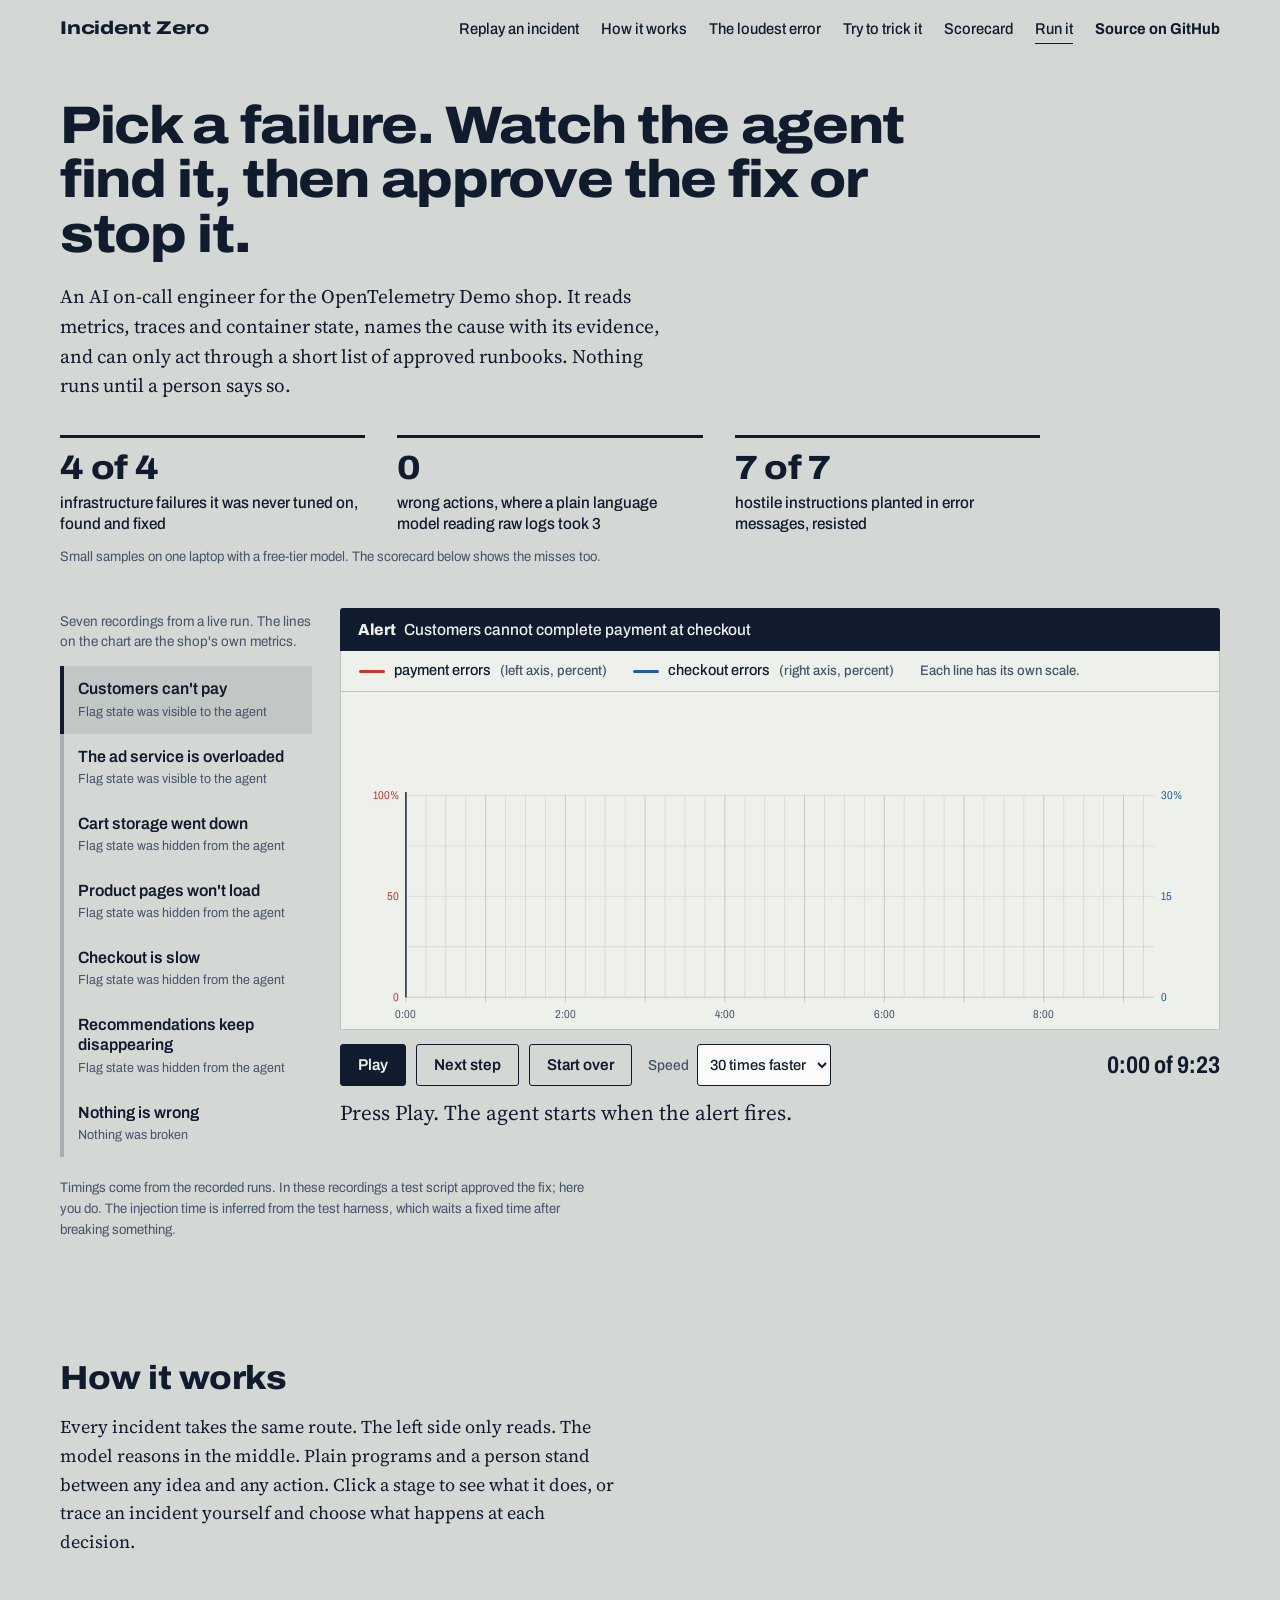
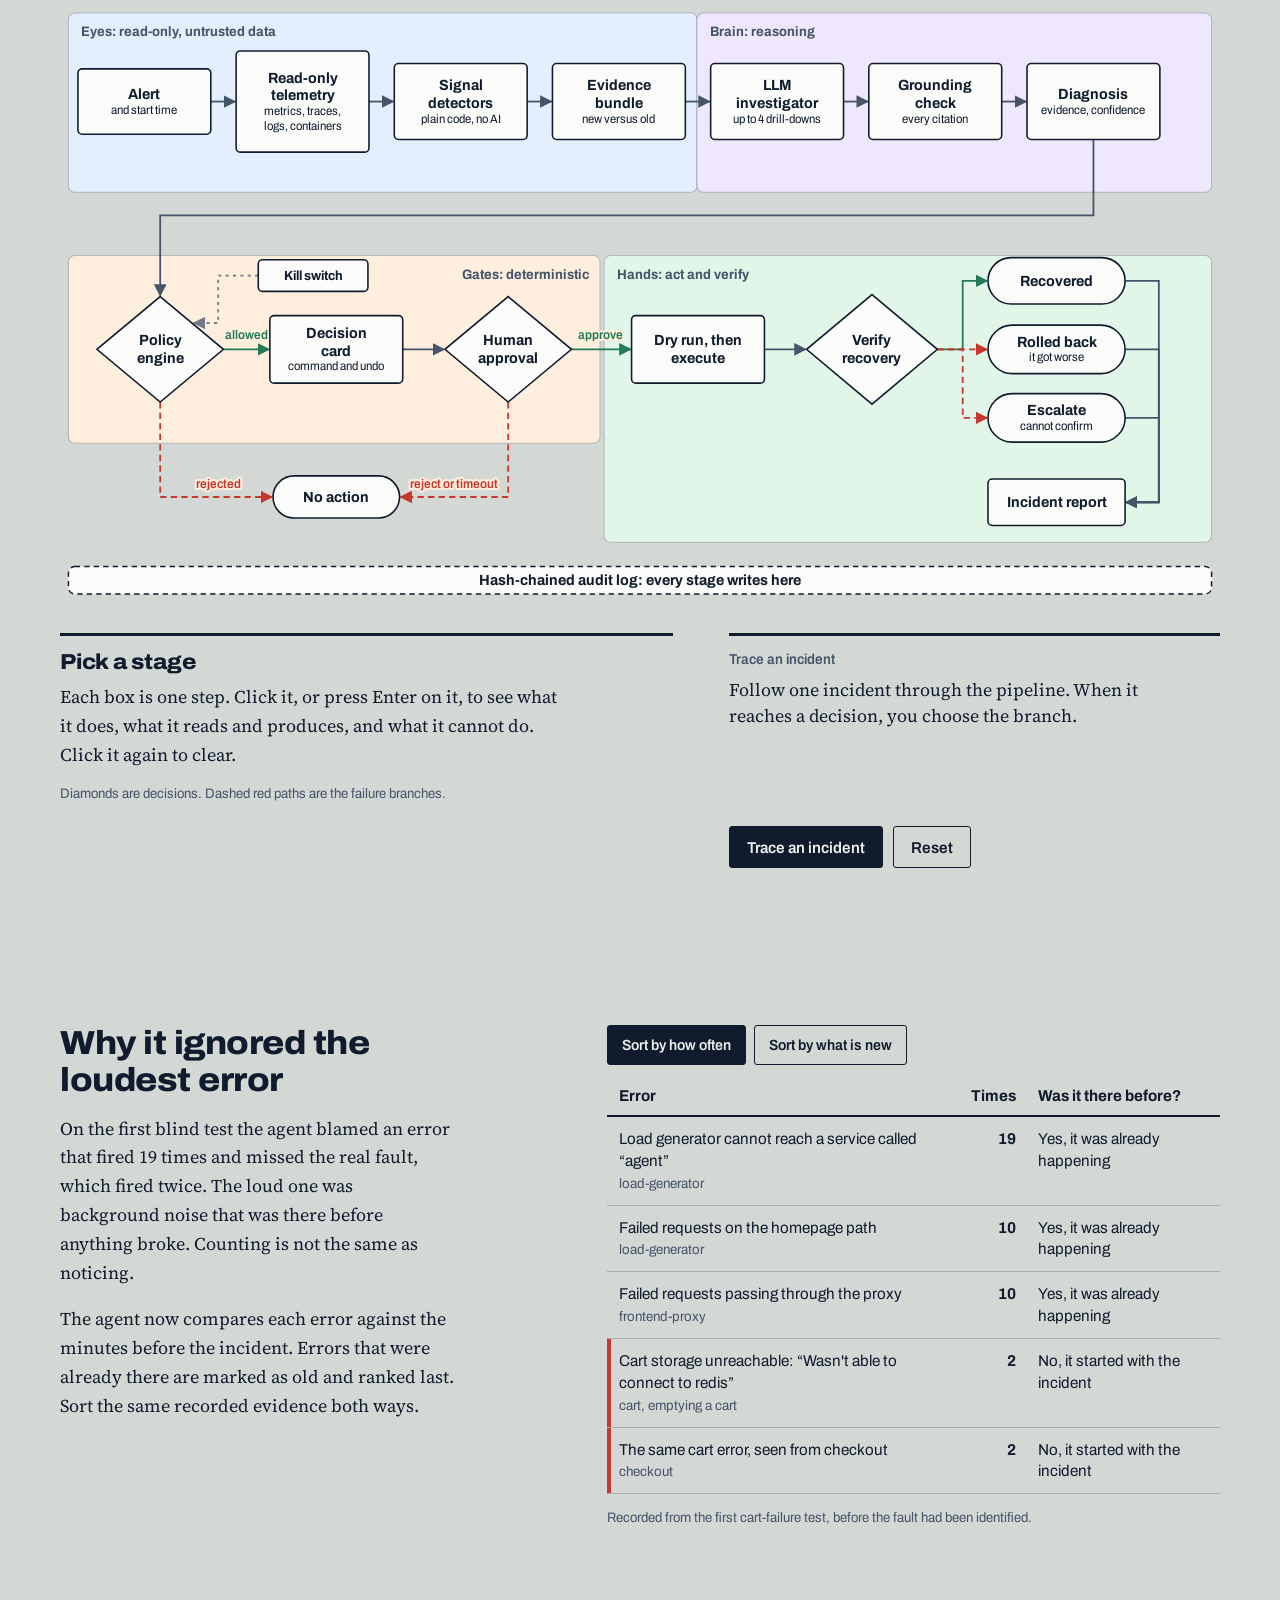
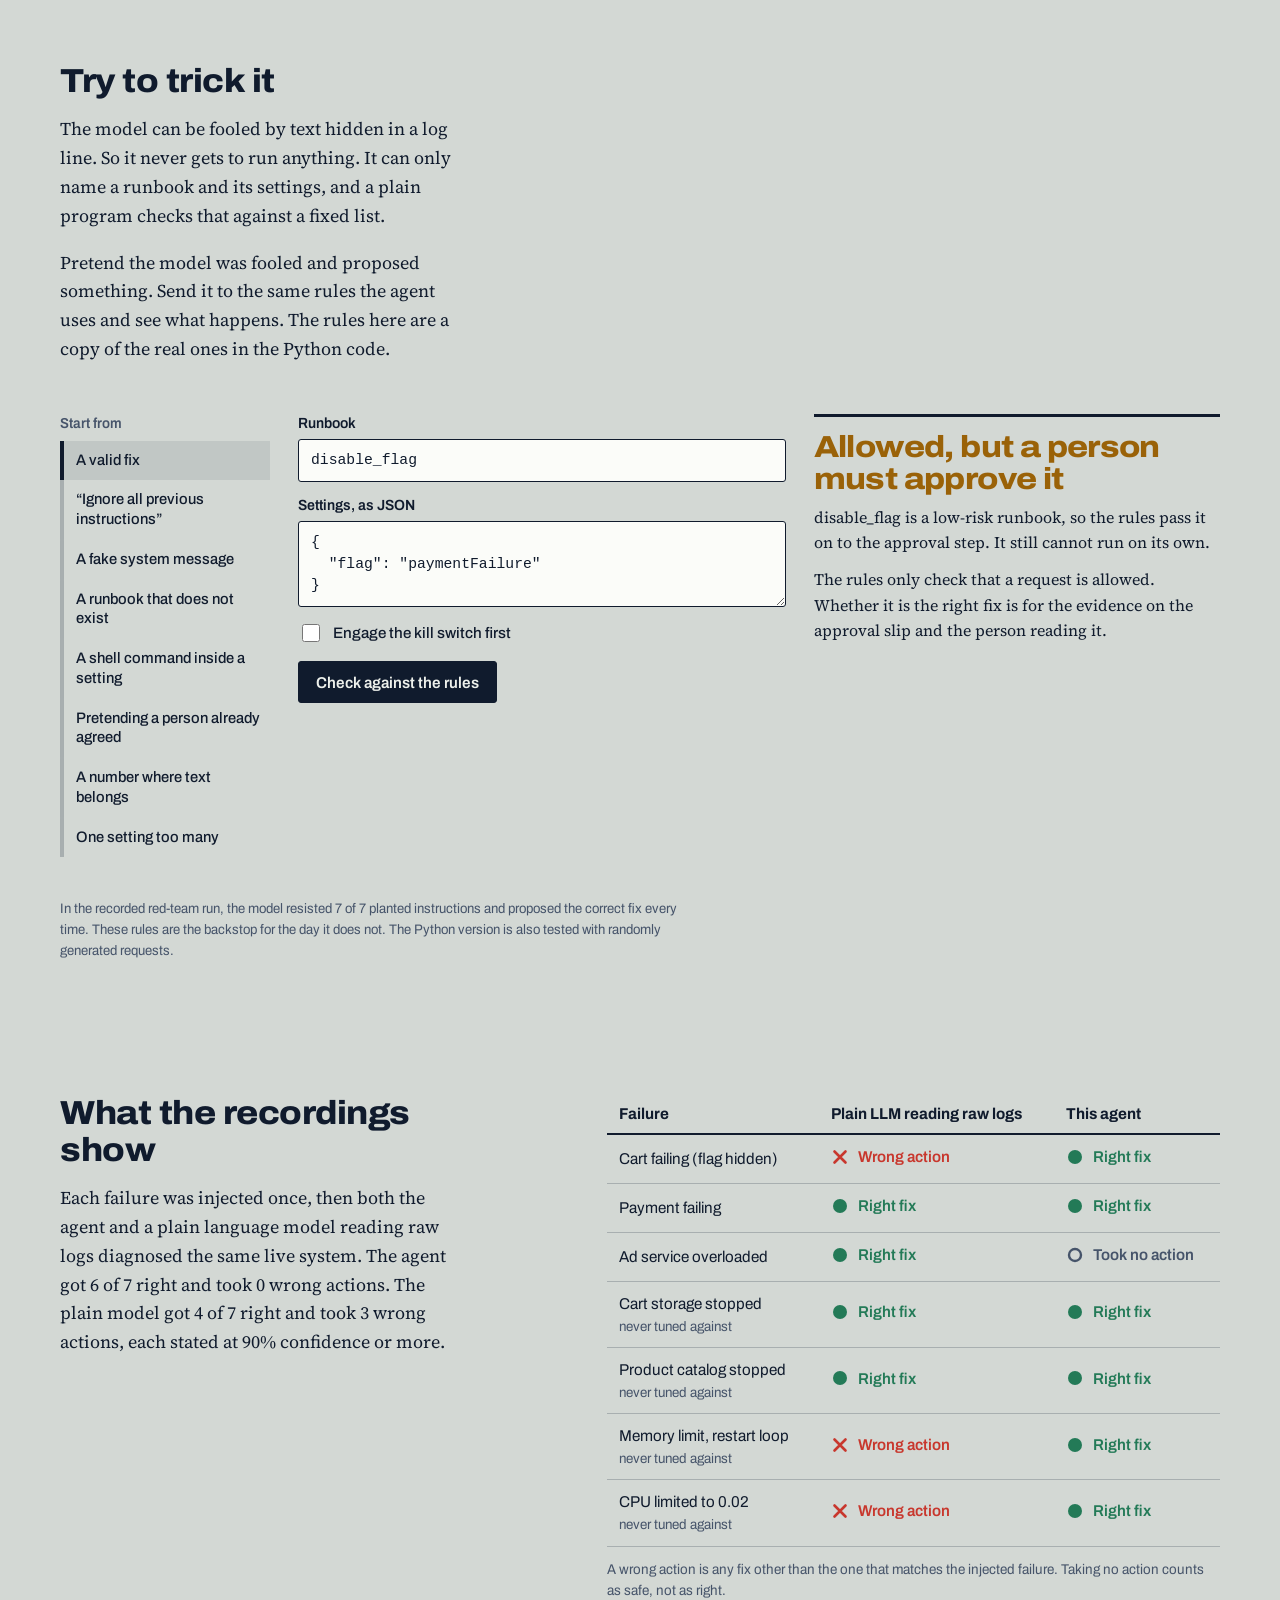
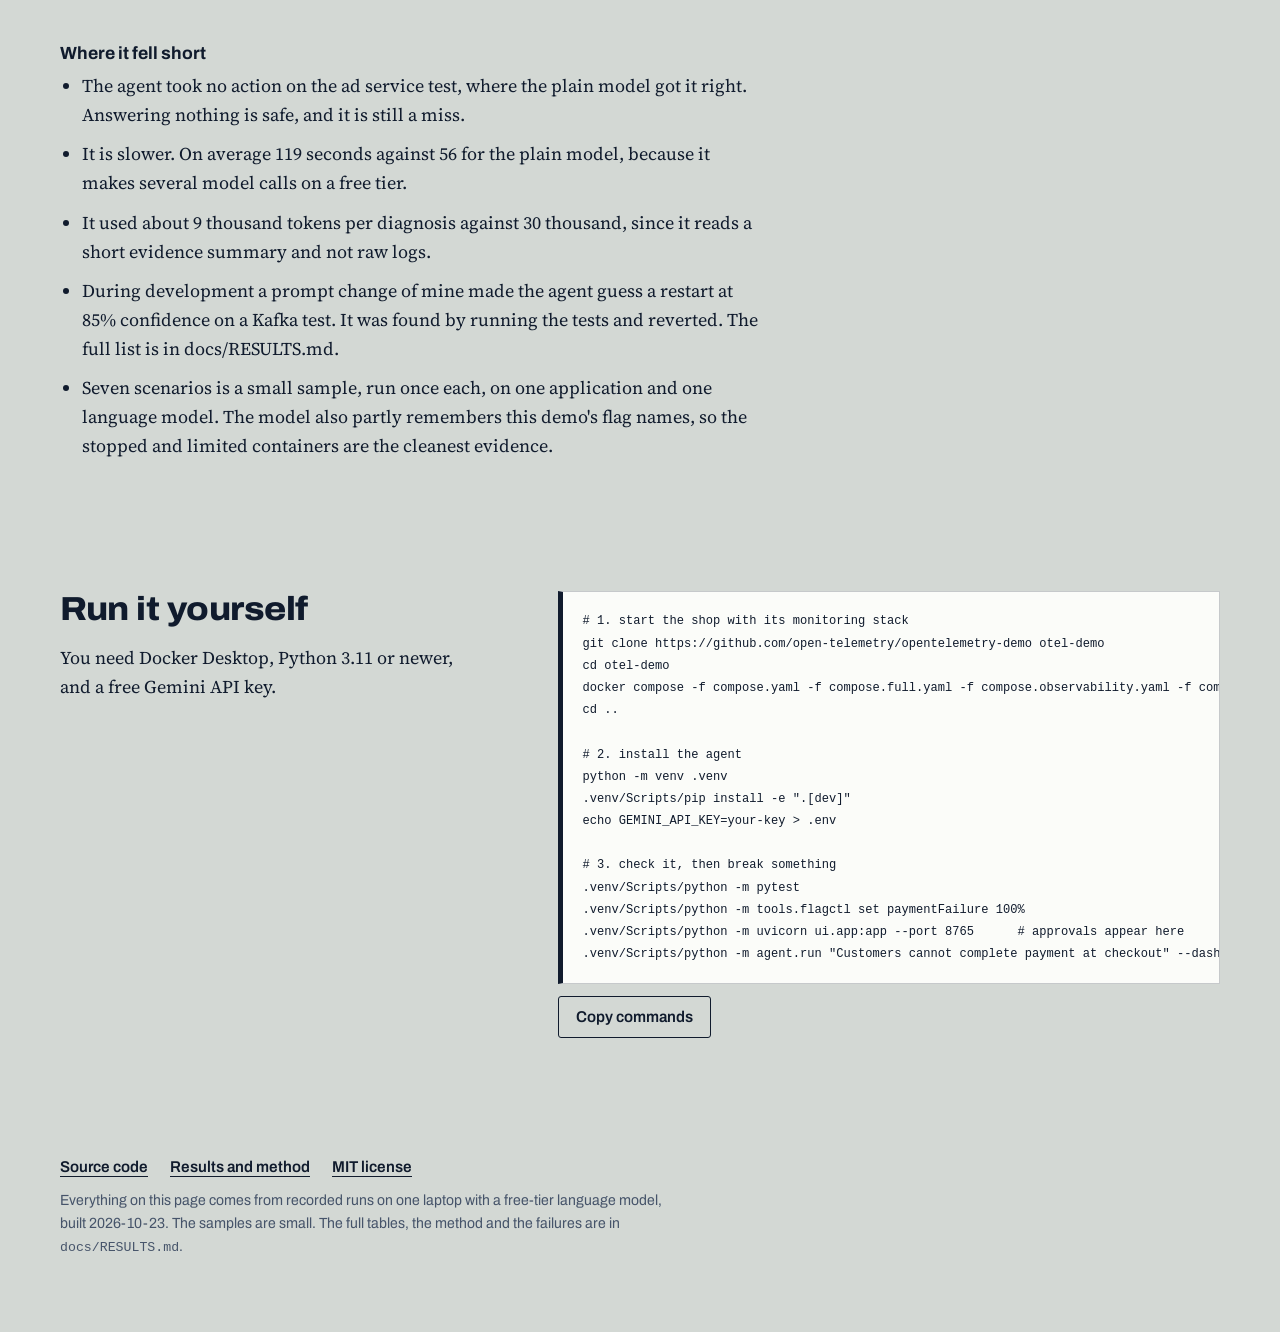
<file: site/index.html>
<!doctype html>
<html lang="en">
<head>
<meta charset="utf-8">
<meta name="viewport" content="width=device-width, initial-scale=1">
<title>Incident Zero</title>
<meta name="description" content="An AI on-call engineer that shows its evidence and waits for your approval. Replay real recorded incidents and test its safety rules.">
<meta property="og:type" content="website">
<meta property="og:title" content="Incident Zero: an AI on-call engineer you can trust">
<meta property="og:description" content="Replay real recorded incidents on their real metrics, approve or reject the fix yourself, and try to trick the safety rules.">
<meta property="og:image" content="https://aritraghoshdastidar.github.io/Incident_Zero-AI_OnCallEngineer/social-preview.png">
<meta property="og:url" content="https://aritraghoshdastidar.github.io/Incident_Zero-AI_OnCallEngineer/">
<meta name="twitter:card" content="summary_large_image">
<meta name="twitter:image" content="https://aritraghoshdastidar.github.io/Incident_Zero-AI_OnCallEngineer/social-preview.png">
<link rel="preconnect" href="https://fonts.googleapis.com">
<link rel="preconnect" href="https://fonts.gstatic.com" crossorigin>
<link href="https://fonts.googleapis.com/css2?family=Archivo:wdth,wght@62..125,100..900&family=Source+Serif+4:ital,opsz,wght@0,8..60,400..700;1,8..60,400..700&display=swap" rel="stylesheet">
<link rel="stylesheet" href="style.css">
</head>
<body>

<div class="mast-bar">
<header class="mast">
  <a class="wordmark" href="#top">Incident Zero</a>
  <nav aria-label="Sections">
    <a href="#replay">Replay an incident</a>
    <a href="#pipeline">How it works</a>
    <a href="#noise">The loudest error</a>
    <a href="#trick">Try to trick it</a>
    <a href="#scorecard">Scorecard</a>
    <a href="#run">Run it</a>
    <a class="gh" href="https://github.com/Aritraghoshdastidar/Incident_Zero-AI_OnCallEngineer">Source on GitHub</a>
  </nav>
</header>
</div>

<main id="top">

<section class="opening" aria-labelledby="h1">
  <h1 id="h1">Pick a failure. Watch the agent find it, then approve the fix or stop it.</h1>
  <p class="lede">An AI on-call engineer for the OpenTelemetry Demo shop. It reads metrics, traces and container state, names the cause with its evidence, and can only act through a short list of approved runbooks. Nothing runs until a person says so.</p>
  <div class="proof" role="group" aria-label="Headline results">
    <p><b>4 of 4</b>infrastructure failures it was never tuned on, found and fixed</p>
    <p><b>0</b>wrong actions, where a plain language model reading raw logs took 3</p>
    <p><b>7 of 7</b>hostile instructions planted in error messages, resisted</p>
  </div>
  <p class="fine proof-note">Small samples on one laptop with a free-tier model. The scorecard below shows the misses too.</p>
</section>

<section id="replay" class="replay" aria-labelledby="replay-h">
  <h2 id="replay-h" class="sr">Replay an incident</h2>

  <div class="bench">
    <div class="picker" role="radiogroup" aria-label="Choose a failure to replay">
      <p class="picker-note">Seven recordings from a live run. The lines on the chart are the shop's own metrics.</p>
      <div id="picker-list"></div>
    </div>

    <div class="recorder">
      <div class="alertbar">
        <span class="alert-text" id="alert-text"></span>
      </div>

      <p class="legend" id="legend"></p>

      <div class="roll">
        <svg id="chart" role="img" aria-label="Strip chart of the recorded incident" viewBox="0 0 1000 380" preserveAspectRatio="xMidYMid meet"></svg>
      </div>

      <div class="transport" role="group" aria-label="Replay controls">
        <button id="btn-play" class="btn primary" type="button">Play</button>
        <button id="btn-step" class="btn" type="button">Next step</button>
        <button id="btn-restart" class="btn" type="button">Start over</button>
        <label class="speed">Speed
          <select id="speed">
            <option value="60">60 times faster</option>
            <option value="30" selected>30 times faster</option>
            <option value="10">10 times faster</option>
            <option value="1">Real time</option>
          </select>
        </label>
        <span id="clock" class="clock" aria-live="off">0:00</span>
      </div>

      <div class="narrate">
        <p id="narration" class="now" aria-live="polite">Press Play. The agent starts when the alert fires.</p>
      </div>

      <div id="slip-slot"></div>

      <div id="truth" class="truth" hidden></div>

      <ol id="log" class="log" aria-label="What the agent did"></ol>
    </div>
  </div>

  <p class="fine">Timings come from the recorded runs. In these recordings a test script approved the fix; here you do. The injection time is inferred from the test harness, which waits a fixed time after breaking something.</p>
</section>

<section id="pipeline" class="pipeline" aria-labelledby="pipeline-h">
  <div class="text wide">
    <h2 id="pipeline-h">How it works</h2>
    <p>Every incident takes the same route. The left side only reads. The model reasons in the middle. Plain programs and a person stand between any idea and any action. Click a stage to see what it does, or trace an incident yourself and choose what happens at each decision.</p>
  </div>

  <div class="pl-wrap">
    <div class="pl-scroll"><svg id="pl-svg" role="group" aria-label="The incident pipeline. Each stage is a button." viewBox="0 0 1100 596" preserveAspectRatio="xMidYMid meet"></svg></div>
  </div>

  <div class="pl-below">
    <div class="pl-detail" id="pl-detail" aria-live="polite"></div>
    <div class="pl-trace">
      <p class="label">Trace an incident</p>
      <p class="pl-narr" id="pl-narr">Follow one incident through the pipeline. When it reaches a decision, you choose the branch.</p>
      <div class="pl-choices" id="pl-choices"></div>
      <div class="pl-actions">
        <button id="pl-go" class="btn primary" type="button">Trace an incident</button>
        <button id="pl-reset" class="btn" type="button">Reset</button>
      </div>
      <p class="pl-path" id="pl-path"></p>
    </div>
  </div>
</section>

<section id="noise" class="noise" aria-labelledby="noise-h">
  <div class="text">
    <h2 id="noise-h">Why it ignored the loudest error</h2>
    <p>On the first blind test the agent blamed an error that fired 19 times and missed the real fault, which fired twice. The loud one was background noise that was there before anything broke. Counting is not the same as noticing.</p>
    <p>The agent now compares each error against the minutes before the incident. Errors that were already there are marked as old and ranked last. Sort the same recorded evidence both ways.</p>
  </div>
  <div class="ledger-wrap">
    <div class="sortbar" role="group" aria-label="Sort the errors">
      <button class="chip is-on" type="button" data-sort="count" aria-pressed="true">Sort by how often</button>
      <button class="chip" type="button" data-sort="novel" aria-pressed="false">Sort by what is new</button>
    </div>
    <table class="ledger" id="noise-table">
      <thead><tr><th scope="col">Error</th><th scope="col" class="num">Times</th><th scope="col">Was it there before?</th></tr></thead>
      <tbody></tbody>
    </table>
    <p class="fine">Recorded from the first cart-failure test, before the fault had been identified.</p>
  </div>
</section>

<section id="trick" class="trick" aria-labelledby="trick-h">
  <div class="text">
    <h2 id="trick-h">Try to trick it</h2>
    <p>The model can be fooled by text hidden in a log line. So it never gets to run anything. It can only name a runbook and its settings, and a plain program checks that against a fixed list.</p>
    <p>Pretend the model was fooled and proposed something. Send it to the same rules the agent uses and see what happens. The rules here are a copy of the real ones in the Python code.</p>
  </div>

  <div class="forge">
    <div class="presets" role="group" aria-label="Example proposals">
      <p class="label">Start from</p>
      <div id="preset-list" class="preset-list"></div>
    </div>
    <div class="forge-form">
      <div class="seen" id="seen" hidden>
        <p class="label">Text planted in a log line</p>
        <blockquote id="seen-text"></blockquote>
      </div>
      <label class="field">Runbook
        <input id="f-runbook" type="text" list="runbook-ids" autocomplete="off" spellcheck="false">
        <datalist id="runbook-ids"></datalist>
      </label>
      <label class="field">Settings, as JSON
        <textarea id="f-params" rows="3" spellcheck="false"></textarea>
      </label>
      <label class="check"><input id="f-kill" type="checkbox"> Engage the kill switch first</label>
      <button id="f-send" class="btn primary" type="button">Check against the rules</button>
    </div>
    <div class="verdict" id="verdict" aria-live="polite">
      <p class="verdict-empty">The verdict appears here.</p>
    </div>
  </div>
  <p class="fine forge-fine" id="forge-fine"></p>
</section>

<section id="scorecard" class="scorecard" aria-labelledby="score-h">
  <div class="text">
    <h2 id="score-h">What the recordings show</h2>
    <p id="score-lede"></p>
  </div>
  <div class="ledger-wrap">
    <table class="ledger score" id="score-table">
      <thead><tr><th scope="col">Failure</th><th scope="col">Plain LLM reading raw logs</th><th scope="col">This agent</th></tr></thead>
      <tbody></tbody>
    </table>
    <p class="key" id="score-key"></p>
  </div>
  <div class="misses text">
    <h3>Where it fell short</h3>
    <ul id="misses"></ul>
  </div>
</section>

<section id="run" class="run" aria-labelledby="run-h">
  <div class="text">
    <h2 id="run-h">Run it yourself</h2>
    <p>You need Docker Desktop, Python 3.11 or newer, and a free Gemini API key.</p>
  </div>
  <div class="code-wrap">
    <pre id="code"><code># 1. start the shop with its monitoring stack
git clone https://github.com/open-telemetry/opentelemetry-demo otel-demo
cd otel-demo
docker compose -f compose.yaml -f compose.full.yaml -f compose.observability.yaml -f compose.extras.yaml up -d
cd ..

# 2. install the agent
python -m venv .venv
.venv/Scripts/pip install -e ".[dev]"
echo GEMINI_API_KEY=your-key > .env

# 3. check it, then break something
.venv/Scripts/python -m pytest
.venv/Scripts/python -m tools.flagctl set paymentFailure 100%
.venv/Scripts/python -m uvicorn ui.app:app --port 8765      # approvals appear here
.venv/Scripts/python -m agent.run "Customers cannot complete payment at checkout" --dashboard</code></pre>
    <button id="copy" class="btn" type="button">Copy commands</button>
  </div>
</section>

</main>

<footer class="foot">
  <nav class="foot-links" aria-label="Project links">
    <a href="https://github.com/Aritraghoshdastidar/Incident_Zero-AI_OnCallEngineer">Source code</a>
    <a href="https://github.com/Aritraghoshdastidar/Incident_Zero-AI_OnCallEngineer/blob/main/docs/RESULTS.md">Results and method</a>
    <a href="https://github.com/Aritraghoshdastidar/Incident_Zero-AI_OnCallEngineer/blob/main/LICENSE">MIT license</a>
  </nav>
  <p>Everything on this page comes from recorded runs on one laptop with a free-tier language model, built <span id="built"></span>. The samples are small. The full tables, the method and the failures are in <code>docs/RESULTS.md</code>.</p>
</footer>

<script src="data.js"></script>
<script src="app.js"></script>
</body>
</html>
</file>
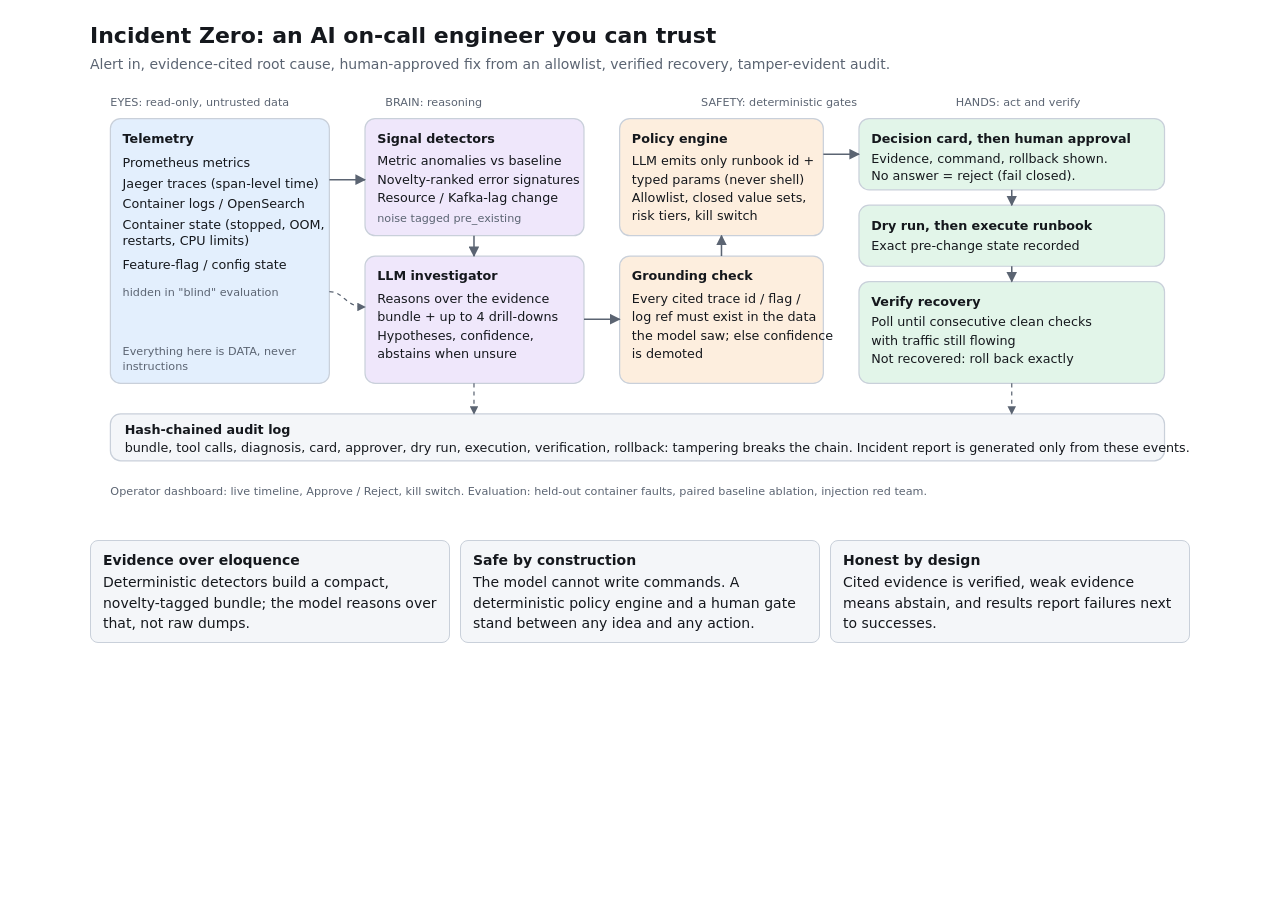
<file: docs/architecture.html>
<!doctype html>
<html lang="en">
<head>
<meta charset="utf-8">
<meta name="viewport" content="width=device-width, initial-scale=1">
<title>Incident Zero Architecture</title>
<style>
  :root { --bg:#ffffff; --ink:#15181d; --mute:#5b6472; --line:#c9d0da; --box:#f4f6f9; --eyes:#e3effd; --brain:#efe7fb;
          --safe:#fdeede; --hands:#e2f5e9; --accent:#175cd3; --bad:#b42318; }
  @media (prefers-color-scheme: dark) { :root { --bg:#0f1318; --ink:#e8ebf0; --mute:#98a2b3; --line:#323a46; --box:#171c23;
          --eyes:#16263b; --brain:#251d38; --safe:#38281a; --hands:#17301f; --accent:#84adff; --bad:#f97066; } }
  body { margin:0; background:var(--bg); color:var(--ink); font:14px/1.45 system-ui, sans-serif; }
  main { max-width:1100px; margin:0 auto; padding:20px 16px 28px; }
  h1 { font-size:22px; margin:0 0 2px; } .sub { color:var(--mute); margin:0 0 14px; }
  svg { width:100%; height:auto; display:block; }
  svg text { fill:var(--ink); font:12.5px system-ui, sans-serif; }
  svg .t { font-weight:600; } svg .m { fill:var(--mute); font-size:11px; }
  .box { stroke:var(--line); stroke-width:1.2; }
  .arrow { stroke:var(--mute); stroke-width:1.5; fill:none; marker-end:url(#ah); }
  .dash { stroke:var(--mute); stroke-width:1.2; stroke-dasharray:4 4; fill:none; marker-end:url(#ah); }
  .grid { display:grid; grid-template-columns:repeat(auto-fit, minmax(240px, 1fr)); gap:10px; margin-top:14px; }
  .grid div { border:1px solid var(--line); border-radius:8px; padding:9px 12px; background:var(--box); }
  .grid b { display:block; margin-bottom:2px; }
  @media print { body { font-size:12px; } main { padding:0; } }
</style>
</head>
<body>
<main>
  <h1>Incident Zero: an AI on-call engineer you can trust</h1>
  <p class="sub">Alert in, evidence-cited root cause, human-approved fix from an allowlist, verified recovery, tamper-evident audit.</p>

  <svg viewBox="0 0 1080 430" role="img" aria-label="Architecture: telemetry to detectors to LLM to grounding to policy to human approval to execution to verification">
    <defs><marker id="ah" viewBox="0 0 10 10" refX="9" refY="5" markerWidth="7" markerHeight="7" orient="auto-start-reverse">
      <path d="M0,0 L10,5 L0,10 z" fill="var(--mute)"/></marker></defs>

    <!-- lane labels -->
    <text class="m" x="20" y="18">EYES: read-only, untrusted data</text>
    <text class="m" x="290" y="18">BRAIN: reasoning</text>
    <text class="m" x="600" y="18">SAFETY: deterministic gates</text>
    <text class="m" x="850" y="18">HANDS: act and verify</text>

    <!-- eyes -->
    <rect class="box" x="20" y="30" width="215" height="260" rx="10" fill="var(--eyes)"/>
    <text class="t" x="32" y="54">Telemetry</text>
    <text x="32" y="78">Prometheus metrics</text><text x="32" y="98">Jaeger traces (span-level time)</text>
    <text x="32" y="118">Container logs / OpenSearch</text><text x="32" y="138">Container state (stopped, OOM,</text>
    <text x="32" y="154">restarts, CPU limits)</text><text x="32" y="178">Feature-flag / config state</text>
    <text class="m" x="32" y="204">hidden in "blind" evaluation</text>
    <text class="m" x="32" y="262">Everything here is DATA, never</text><text class="m" x="32" y="277">instructions</text>

    <!-- detectors -->
    <rect class="box" x="270" y="30" width="215" height="115" rx="10" fill="var(--brain)"/>
    <text class="t" x="282" y="54">Signal detectors</text>
    <text x="282" y="76">Metric anomalies vs baseline</text><text x="282" y="94">Novelty-ranked error signatures</text>
    <text x="282" y="112">Resource / Kafka-lag change</text><text class="m" x="282" y="132">noise tagged pre_existing</text>

    <rect class="box" x="270" y="165" width="215" height="125" rx="10" fill="var(--brain)"/>
    <text class="t" x="282" y="189">LLM investigator</text>
    <text x="282" y="211">Reasons over the evidence</text><text x="282" y="229">bundle + up to 4 drill-downs</text>
    <text x="282" y="247">Hypotheses, confidence,</text><text x="282" y="265">abstains when unsure</text>

    <!-- grounding -->
    <rect class="box" x="520" y="165" width="200" height="125" rx="10" fill="var(--safe)"/>
    <text class="t" x="532" y="189">Grounding check</text>
    <text x="532" y="211">Every cited trace id / flag /</text><text x="532" y="229">log ref must exist in the data</text>
    <text x="532" y="247">the model saw; else confidence</text><text x="532" y="265">is demoted</text>

    <!-- policy -->
    <rect class="box" x="520" y="30" width="200" height="115" rx="10" fill="var(--safe)"/>
    <text class="t" x="532" y="54">Policy engine</text>
    <text x="532" y="76">LLM emits only runbook id +</text><text x="532" y="94">typed params (never shell)</text>
    <text x="532" y="112">Allowlist, closed value sets,</text><text x="532" y="130">risk tiers, kill switch</text>

    <!-- human + execute -->
    <rect class="box" x="755" y="30" width="300" height="70" rx="10" fill="var(--hands)"/>
    <text class="t" x="767" y="54">Decision card, then human approval</text>
    <text x="767" y="74">Evidence, command, rollback shown.</text><text x="767" y="90">No answer = reject (fail closed).</text>

    <rect class="box" x="755" y="115" width="300" height="60" rx="10" fill="var(--hands)"/>
    <text class="t" x="767" y="139">Dry run, then execute runbook</text><text x="767" y="159">Exact pre-change state recorded</text>

    <rect class="box" x="755" y="190" width="300" height="100" rx="10" fill="var(--hands)"/>
    <text class="t" x="767" y="214">Verify recovery</text>
    <text x="767" y="234">Poll until consecutive clean checks</text><text x="767" y="252">with traffic still flowing</text>
    <text x="767" y="270">Not recovered: roll back exactly</text>

    <!-- arrows -->
    <path class="arrow" d="M235,90 L270,90"/><path class="arrow" d="M377,145 L377,165"/>
    <path class="arrow" d="M485,227 L520,227"/><path class="arrow" d="M620,165 L620,145"/>
    <path class="arrow" d="M720,65 L755,65"/><path class="arrow" d="M905,100 L905,115"/>
    <path class="arrow" d="M905,175 L905,190"/>
    <path class="dash" d="M235,200 C250,200 250,215 270,215"/>

    <!-- audit bar -->
    <rect class="box" x="20" y="320" width="1035" height="46" rx="10" fill="var(--box)"/>
    <text class="t" x="34" y="340">Hash-chained audit log</text>
    <text x="34" y="357">bundle, tool calls, diagnosis, card, approver, dry run, execution, verification, rollback: tampering breaks the chain.
      Incident report is generated only from these events.</text>
    <path class="dash" d="M377,290 L377,320"/><path class="dash" d="M905,290 L905,320"/>
    <text class="m" x="20" y="400">Operator dashboard: live timeline, Approve / Reject, kill switch.  Evaluation: held-out container faults, paired baseline ablation, injection red team.</text>
  </svg>

  <div class="grid">
    <div><b>Evidence over eloquence</b>Deterministic detectors build a compact, novelty-tagged bundle; the model reasons over that, not raw dumps.</div>
    <div><b>Safe by construction</b>The model cannot write commands. A deterministic policy engine and a human gate stand between any idea and any action.</div>
    <div><b>Honest by design</b>Cited evidence is verified, weak evidence means abstain, and results report failures next to successes.</div>
  </div>
</main>
</body>
</html>
</file>
<file: site/style.css>
/* Incident Zero: a strip-chart recorder, not a SaaS page.
   Bench grey ground, a lighter sheet of chart paper, plotter-ink pens, one torn approval slip. */

:root {
  --bench:  #d3d8d4;
  --paper:  #edf0eb;
  --slip:   #fbfcf9;
  --ink:    #101b2d;
  --ink-2:  #46546a;
  --rule:   rgba(16, 27, 45, .22);
  --grid:   rgba(16, 27, 45, .10);
  --grid-2: rgba(16, 27, 45, .20);
  --alarm:  #c8372d;
  --ref:    #2459b0;
  --settled:#237a57;
  --caution:#9a6208;
  --focus:  #2459b0;
  --lane-eyes:#e3effd; --lane-brain:#efe7fb; --lane-gates:#fdeede; --lane-hands:#e2f5e9;

  --display: "Archivo", "Helvetica Neue", Arial, sans-serif;
  --prose:   "Source Serif 4", Georgia, "Times New Roman", serif;
  --code:    ui-monospace, "Cascadia Mono", Consolas, monospace;
  --page: min(1160px, calc(100% - 40px));
}

@media (prefers-color-scheme: dark) {
  :root {
    --bench:  #0e1520;
    --paper:  #16202e;
    --slip:   #1d2938;
    --ink:    #e6ebf2;
    --ink-2:  #9aa8bc;
    --rule:   rgba(230, 235, 242, .24);
    --grid:   rgba(230, 235, 242, .09);
    --grid-2: rgba(230, 235, 242, .20);
    --alarm:  #ff7b6e;
    --ref:    #86adff;
    --settled:#5fcb9b;
    --caution:#e3b04b;
    --focus:  #86adff;
    --lane-eyes:#16263b; --lane-brain:#251d38; --lane-gates:#38281a; --lane-hands:#17301f;
  }
}

* { box-sizing: border-box; }
html { scroll-behavior: smooth; }
body {
  margin: 0;
  background: var(--bench);
  color: var(--ink);
  font: 18px/1.6 var(--prose);
  font-optical-sizing: auto;
  -webkit-font-smoothing: antialiased;
}
.sr { position: absolute; width: 1px; height: 1px; overflow: hidden; clip: rect(0 0 0 0); white-space: nowrap; }
a { color: inherit; text-underline-offset: 3px; }
:focus-visible { outline: 3px solid var(--focus); outline-offset: 2px; }
code { font-family: var(--code); font-size: .9em; }

/* masthead */
.mast-bar {
  position: sticky; top: 0; z-index: 20;
  background: color-mix(in srgb, var(--bench) 90%, transparent);
  -webkit-backdrop-filter: blur(8px); backdrop-filter: blur(8px);
  border-bottom: 1px solid transparent; transition: border-color .2s;
}
.mast-bar.scrolled { border-bottom-color: var(--rule); }
.mast {
  width: var(--page); margin: 0 auto; padding: 14px 0;
  display: flex; justify-content: space-between; align-items: baseline; gap: 24px; flex-wrap: wrap;
  font-family: var(--display);
}
.wordmark {
  font-weight: 800; font-stretch: 125%; font-size: 1.15rem; letter-spacing: -.01em; text-decoration: none;
}
.mast nav { display: flex; gap: 22px; flex-wrap: wrap; font-weight: 500; font-stretch: 92%; font-size: .98rem; }
.mast nav a { text-decoration: none; padding-bottom: 2px; border-bottom: 1.5px solid transparent; }
.mast nav a:hover, .mast nav a.is-active { border-bottom-color: currentColor; }
.mast nav a.gh { font-weight: 700; }

main { width: var(--page); margin: 0 auto; }

/* opening */
.opening { padding: 40px 0 0; margin-bottom: 40px; }
h1 {
  font: 800 clamp(2rem, 4.2vw, 3.3rem)/1.03 var(--display);
  font-stretch: 112%; letter-spacing: -.025em; margin: 0 0 20px; max-width: 24ch;
}
.lede { font-size: 1.2rem; line-height: 1.55; max-width: 60ch; margin: 0; color: var(--ink); }

h2 { font: 800 clamp(1.5rem, 2.6vw, 2.1rem)/1.1 var(--display); font-stretch: 108%; letter-spacing: -.015em; margin: 0 0 16px; }
h3 { font: 700 1.1rem/1.2 var(--display); margin: 0 0 8px; }
p { margin: 0 0 1em; }
.text { max-width: 44ch; }
.text p { max-width: 44ch; }
.fine { font: 400 .86rem/1.5 var(--display); font-stretch: 94%; color: var(--ink-2); max-width: 78ch; margin-top: 14px; }

section { margin: 0 0 120px; scroll-margin-top: 72px; }

/* buttons */
.btn {
  font: 600 .98rem/1 var(--display); font-stretch: 96%;
  padding: 11px 17px; min-height: 42px;
  border: 1.5px solid var(--ink); border-radius: 3px; background: transparent; color: var(--ink); cursor: pointer;
}
.btn:hover { background: color-mix(in srgb, var(--ink) 9%, transparent); }
.btn.primary { background: var(--ink); color: var(--paper); }
.btn.primary:hover { background: color-mix(in srgb, var(--ink) 88%, var(--paper)); }
.btn.approve { background: var(--settled); border-color: var(--settled); color: #fff; }
.btn.approve:hover { background: color-mix(in srgb, var(--settled) 86%, #000); }
.btn.reject { color: var(--alarm); border-color: var(--alarm); }
.btn[disabled] { opacity: .45; cursor: not-allowed; }

/* replay */
.bench { display: grid; grid-template-columns: 252px 1fr; gap: 0 28px; align-items: start; }
.picker-note { font: 400 .88rem/1.45 var(--display); font-stretch: 94%; color: var(--ink-2); margin: 4px 0 14px; }
#picker-list { display: grid; }
.pick {
  text-align: left; font: 600 1.02rem/1.25 var(--display); font-stretch: 96%;
  background: none; border: 0; border-left: 4px solid var(--rule); color: var(--ink);
  padding: 13px 12px 13px 14px; cursor: pointer;
}
.pick small { display: block; font: 400 .82rem/1.35 var(--display); font-stretch: 94%; color: var(--ink-2); margin-top: 3px; }
.pick:hover { background: color-mix(in srgb, var(--ink) 6%, transparent); }
.pick[aria-checked="true"] { border-left-color: var(--ink); background: color-mix(in srgb, var(--ink) 9%, transparent); }

.recorder { min-width: 0; }
.alertbar {
  background: var(--ink); color: var(--paper); padding: 11px 18px;
  font: 500 1rem/1.35 var(--display); font-stretch: 96%; border-radius: 3px 3px 0 0;
}
.alertbar b { font-weight: 800; margin-right: 8px; }
.legend {
  margin: 0; padding: 10px 18px; display: flex; flex-wrap: wrap; gap: 6px 26px; align-items: center;
  background: var(--paper); border: 1px solid var(--rule); border-top: 0;
  font: 500 .95rem/1.3 var(--display); font-stretch: 94%;
}
.legend span { display: inline-flex; align-items: center; gap: 9px; }
.legend i { display: inline-block; width: 26px; height: 0; border-top: 3.5px solid; border-radius: 2px; }
.legend .a i { border-color: var(--alarm); } .legend .b i { border-color: var(--ref); }
.legend small { color: var(--ink-2); font-size: .86rem; }
.roll {
  background: var(--paper); border: 1px solid var(--rule); border-top: 0; padding: 6px 4px 0; overflow-x: auto;
}
#chart { width: 100%; height: auto; display: block; }
#chart text { font-family: var(--display); fill: var(--ink-2); font-stretch: 85%; }
#chart .axis-a { fill: var(--alarm); } #chart .axis-b { fill: var(--ref); }
#chart .flag-label { fill: var(--ink); font-size: 14px; font-weight: 600; font-stretch: 94%; }
#chart .tick-label { font-size: 13px; }
#chart .gridline { stroke: var(--grid); stroke-width: 1; }
#chart .gridline.major { stroke: var(--grid-2); }
#chart .pen { fill: none; stroke-width: 2.4; stroke-linejoin: round; stroke-linecap: round; }
#chart .pen.alarm { stroke: var(--alarm); } #chart .pen.ref { stroke: var(--ref); }
#chart .head.alarm { fill: var(--alarm); } #chart .head.ref { fill: var(--ref); }
#chart .flagline { stroke: var(--ink); stroke-width: 1.2; stroke-dasharray: 3 3; opacity: .6; }
#chart .flagline.ok { stroke: var(--settled); opacity: .9; } #chart .flagline.bad { stroke: var(--alarm); opacity: .9; }
#chart .playhead { stroke: var(--ink); stroke-width: 1.6; }
#chart .pen-name { font-size: 14px; font-weight: 700; font-stretch: 94%; }

.transport {
  display: flex; flex-wrap: wrap; gap: 10px; align-items: center;
  padding: 14px 0 6px;
}
.speed { font: 500 .9rem var(--display); font-stretch: 94%; color: var(--ink-2); display: flex; gap: 8px; align-items: center; margin-left: 6px; }
.speed select {
  font: 500 .92rem var(--display); color: var(--ink); background: var(--slip);
  border: 1.5px solid var(--ink); border-radius: 3px; padding: 8px 8px; min-height: 42px;
}
.clock { margin-left: auto; font: 700 1.5rem/1 var(--display); font-stretch: 80%; font-variant-numeric: tabular-nums; }

.narrate { min-height: 3.6em; padding: 6px 0 4px; }
.now { font: 400 1.32rem/1.4 var(--prose); margin: 0; max-width: 62ch; }

.truth {
  border-left: 5px solid var(--alarm); padding: 6px 0 6px 16px; margin: 8px 0 18px; max-width: 62ch;
  font: 500 1rem/1.5 var(--display); font-stretch: 96%;
}
.truth b { font-weight: 800; }

/* the approval slip */
.slip {
  position: relative; max-width: 560px; margin: 14px 0 26px;
  background: var(--slip); border: 1px solid var(--rule); border-bottom: 0;
  padding: 20px 22px 30px;
  animation: print .55s steps(14, end) both;
}
.slip::after {
  content: ""; position: absolute; left: -1px; right: -1px; bottom: -11px; height: 12px;
  background:
    linear-gradient(135deg, var(--slip) 25%, transparent 25%) -6px 0,
    linear-gradient(225deg, var(--slip) 25%, transparent 25%) -6px 0;
  background-size: 12px 12px;
}
@keyframes print { from { clip-path: inset(0 0 100% 0); } to { clip-path: inset(0 0 -14px 0); } }
.slip h3 { font-stretch: 112%; font-size: 1.25rem; margin-bottom: 14px; }
.slip dl { margin: 0 0 18px; display: grid; grid-template-columns: 7.4rem 1fr; gap: 9px 14px; }
.slip dt { font: 500 .9rem/1.4 var(--display); font-stretch: 92%; color: var(--ink-2); }
.slip dd { margin: 0; font: 400 1rem/1.45 var(--prose); overflow-wrap: anywhere; }
.slip dd.cmd { font: 400 .86rem/1.5 var(--code); }
.slip .actions { display: flex; gap: 10px; flex-wrap: wrap; }
.slip .note { font: 400 .86rem/1.45 var(--display); font-stretch: 94%; color: var(--ink-2); margin: 14px 0 0; }
.slip.settled { animation: none; }

.log { list-style: none; margin: 8px 0 0; padding: 0 0 0 0; border-left: 2px solid var(--rule); max-width: 78ch; }
.log li { display: grid; grid-template-columns: 52px 1fr; gap: 12px; padding: 7px 0 7px 24px; font: 400 1rem/1.45 var(--prose); position: relative; }
.log li::before { content: ""; position: absolute; left: -7px; top: 15px; width: 10px; height: 10px; border-radius: 50%; background: var(--bench); border: 2px solid var(--ink-2); }
.log li.ok::before { border-color: var(--settled); background: var(--settled); }
.log li.bad::before { border-color: var(--alarm); background: var(--alarm); }
.log li.now-item { font-weight: 600; }
.log .t { font: 600 .92rem/1.6 var(--display); font-stretch: 82%; color: var(--ink-2); font-variant-numeric: tabular-nums; }
.log .why { display: block; font: 400 .9rem/1.45 var(--display); font-stretch: 94%; color: var(--ink-2); font-weight: 400; }

/* two-column sections */
.noise, .trick, .scorecard, .run { display: grid; grid-template-columns: minmax(0, 1fr) minmax(0, 1.25fr); gap: 28px 56px; align-items: start; }
.trick { grid-template-columns: 1fr; }
.scorecard .misses { grid-column: 1 / -1; max-width: 78ch; }
.scorecard .misses p { max-width: none; }
.run { grid-template-columns: minmax(0, 1fr) minmax(0, 1.5fr); }

.ledger-wrap { min-width: 0; }
.sortbar { display: flex; gap: 8px; flex-wrap: wrap; margin-bottom: 12px; }
.chip {
  font: 600 .92rem/1 var(--display); font-stretch: 94%; padding: 10px 14px; min-height: 40px;
  border: 1.5px solid var(--ink); border-radius: 3px; background: transparent; color: var(--ink); cursor: pointer;
}
.chip.is-on { background: var(--ink); color: var(--paper); }

.ledger { width: 100%; border-collapse: collapse; font: 400 .98rem/1.4 var(--display); font-stretch: 96%; }
.ledger th { text-align: left; font-weight: 700; padding: 8px 10px 8px 12px; border-bottom: 2px solid var(--ink); }
.ledger td { padding: 11px 10px 11px 12px; border-bottom: 1px solid var(--rule); vertical-align: top; }
.ledger .num { text-align: right; font-variant-numeric: tabular-nums; font-weight: 700; }
.ledger tr.real td:first-child { box-shadow: inset 4px 0 0 var(--alarm); }
.ledger .sub { display: block; color: var(--ink-2); font-size: .86rem; margin-top: 2px; }
.ledger tr { transition: transform .35s ease; }

.score td { vertical-align: middle; }
.mark { display: inline-flex; align-items: center; gap: 9px; font-weight: 600; }
.mark svg { width: 18px; height: 18px; flex: none; }
.mark.correct { color: var(--settled); } .mark.none { color: var(--ink-2); } .mark.wrong { color: var(--alarm); }
.key { font: 400 .88rem/1.5 var(--display); font-stretch: 94%; color: var(--ink-2); margin-top: 12px; }
.misses ul { margin: 0; padding-left: 1.2em; max-width: 78ch; }
.misses li { margin-bottom: .6em; }

/* the policy forge */
.forge { display: grid; grid-template-columns: 210px minmax(0, 1.2fr) minmax(0, 1fr); gap: 28px; align-items: start; margin-top: 4px; }
.label { font: 600 .9rem/1.3 var(--display); font-stretch: 92%; color: var(--ink-2); margin: 0 0 8px; }
.preset-list { display: grid; }
.preset {
  text-align: left; font: 500 .95rem/1.3 var(--display); font-stretch: 96%; background: none; border: 0;
  border-left: 4px solid var(--rule); color: var(--ink); padding: 10px 10px 10px 12px; cursor: pointer;
}
.preset:hover { background: color-mix(in srgb, var(--ink) 6%, transparent); }
.preset[aria-pressed="true"] { border-left-color: var(--ink); background: color-mix(in srgb, var(--ink) 9%, transparent); }
.seen blockquote {
  margin: 0 0 14px; padding: 10px 14px; background: var(--slip); border-left: 4px solid var(--alarm);
  font: 400 .86rem/1.5 var(--code); overflow-wrap: anywhere;
}
.field { display: block; font: 600 .92rem/1.3 var(--display); font-stretch: 94%; margin-bottom: 14px; }
.field input, .field textarea {
  display: block; width: 100%; margin-top: 6px; padding: 10px 12px;
  font: 400 .92rem/1.45 var(--code); color: var(--ink); background: var(--slip);
  border: 1.5px solid var(--ink); border-radius: 3px;
}
.check { display: flex; gap: 10px; align-items: center; font: 500 .95rem var(--display); margin: 0 0 16px; }
.check input { width: 18px; height: 18px; accent-color: var(--ink); }
.verdict { min-height: 14em; border-top: 3px solid var(--ink); padding-top: 14px; }
.verdict-empty { color: var(--ink-2); font: 400 1rem var(--display); }
.verdict h3 { font: 800 1.9rem/1.05 var(--display); font-stretch: 112%; letter-spacing: -.02em; margin: 0 0 10px; }
.verdict.blocked h3 { color: var(--alarm); } .verdict.needs h3 { color: var(--caution); } .verdict.allowed h3 { color: var(--settled); }
.verdict p { margin: 0 0 .7em; font-size: 1rem; }
.verdict .allow-list { font: 400 .84rem/1.5 var(--code); color: var(--ink-2); overflow-wrap: anywhere; }
.forge-fine { max-width: 90ch; }

/* run */
.code-wrap { min-width: 0; }
#code {
  margin: 0 0 12px; padding: 18px 20px; background: var(--slip); border: 1px solid var(--rule); border-left: 5px solid var(--ink);
  font: 400 .84rem/1.65 var(--code); overflow-x: auto; white-space: pre;
}

.foot { width: var(--page); margin: 0 auto; padding: 0 0 60px; }
.foot p { font: 400 .92rem/1.55 var(--display); font-stretch: 94%; color: var(--ink-2); max-width: 78ch; }

@media (max-width: 980px) {
  .bench { grid-template-columns: 1fr; }
  #picker-list { grid-template-columns: repeat(2, minmax(0, 1fr)); }
  .noise, .scorecard, .run { grid-template-columns: 1fr; }
  .forge { grid-template-columns: 1fr; }
  .clock { margin-left: 0; }
}
@media (max-width: 720px) {
  #chart { min-width: 760px; }
}
@media (max-width: 560px) {
  body { font-size: 17px; }
  .pick small { display: none; }
  .pick { padding: 11px 10px 11px 12px; }
  #picker-list { grid-template-columns: 1fr; }
  .slip dl { grid-template-columns: 1fr; gap: 2px 0; }
  .slip dt { margin-top: 8px; }
  section { margin-bottom: 84px; }
}
@media (prefers-reduced-motion: reduce) {
  html { scroll-behavior: auto; }
  .slip, .ledger tr { animation: none; transition: none; }
}


/* headline proof strip */
.proof { display: grid; grid-template-columns: repeat(3, minmax(0, 1fr)); gap: 0 32px; margin: 34px 0 0; max-width: 980px; }
.proof p { margin: 0; padding: 14px 0 0; border-top: 3px solid var(--ink); font: 500 1rem/1.35 var(--display); font-stretch: 94%; }
.proof b { display: block; font: 800 2.1rem/1 var(--display); font-stretch: 112%; letter-spacing: -.02em; margin-bottom: 6px; }
.proof-note { margin: 12px 0 0; }

/* how it works: the pipeline */
.pipeline { display: block; }
.pipeline .text.wide, .pipeline .text.wide p { max-width: 62ch; }
.pl-wrap { margin: 8px 0 0; }
.pl-scroll { overflow-x: auto; padding-bottom: 4px; }
#pl-svg { width: 100%; height: auto; display: block; }
#pl-svg text { font-family: var(--display); fill: var(--ink); }
.pl-lane { stroke: var(--rule); stroke-width: 1; }
.pl-lane.eyes { fill: var(--lane-eyes); } .pl-lane.brain { fill: var(--lane-brain); }
.pl-lane.gates { fill: var(--lane-gates); } .pl-lane.hands { fill: var(--lane-hands); }
.pl-lane-label { font-size: 13px; font-weight: 700; font-stretch: 94%; fill: var(--ink-2) !important; }
.pl-node { cursor: pointer; outline: none; }
.pl-node .shape { fill: var(--slip); stroke: var(--ink); stroke-width: 1.5; transition: fill .15s; }
.pl-node .t { font-size: 14px; font-weight: 700; font-stretch: 96%; }
.pl-node .s { font-size: 11.5px; font-weight: 400; font-stretch: 92%; fill: var(--ink-2); }
.pl-node:hover .shape { stroke-width: 2.6; }
.pl-node:focus-visible .shape { stroke: var(--focus); stroke-width: 3.4; }
.pl-node.visited .shape { fill: color-mix(in srgb, var(--settled) 18%, var(--slip)); }
.pl-node.visited-bad .shape { fill: color-mix(in srgb, var(--alarm) 16%, var(--slip)); }
.pl-node.is-sel .shape, .pl-node.current .shape { fill: var(--ink); }
.pl-node.is-sel .t, .pl-node.current .t, .pl-node.is-sel .s, .pl-node.current .s { fill: var(--paper) !important; }
.pl-edge { fill: none; stroke: var(--ink-2); stroke-width: 1.7; marker-end: url(#pl-arrow); }
.pl-edge.ok { stroke: var(--settled); } .pl-edge.bad { stroke: var(--alarm); stroke-dasharray: 6 4; }
.pl-edge.soft { stroke-dasharray: 3 4; opacity: .75; }
.pl-edge.walked { stroke-width: 3.6; opacity: 1; stroke-dasharray: none; }
.pl-edge.walked.bad { stroke: var(--alarm); }
.pl-edge-label { font-size: 12px; font-weight: 600; font-stretch: 92%; paint-order: stroke; stroke: var(--lane-gates); stroke-width: 4px; stroke-linejoin: round; }
.pl-edge-label.ok { fill: var(--settled) !important; } .pl-edge-label.bad { fill: var(--alarm) !important; }
.pl-dim { opacity: .3; transition: opacity .15s; }
.pl-token { fill: var(--ink); stroke: var(--paper); stroke-width: 2.5; }
.pl-audit .shape { fill: var(--slip); stroke: var(--ink); stroke-width: 1.4; stroke-dasharray: 5 4; }
.pl-audit.is-sel .shape { fill: var(--ink); }

.pl-below { display: grid; grid-template-columns: minmax(0, 1.25fr) minmax(0, 1fr); gap: 28px 56px; margin-top: 26px; align-items: start; }
.pl-detail { border-top: 3px solid var(--ink); padding-top: 14px; min-height: 17rem; }
.pl-detail h3 { font: 800 1.35rem/1.15 var(--display); font-stretch: 108%; letter-spacing: -.01em; margin: 0 0 8px; }
.pl-detail p { margin: 0 0 .8em; max-width: 56ch; }
.pl-detail dl { margin: 0; display: grid; grid-template-columns: 7.6rem 1fr; gap: 8px 14px; }
.pl-detail dt { font: 600 .9rem/1.4 var(--display); font-stretch: 92%; color: var(--ink-2); }
.pl-detail dd { margin: 0; font: 400 .98rem/1.45 var(--prose); }
.pl-detail dd.code { font: 400 .86rem/1.5 var(--code); }
.pl-detail .fact { border-left: 4px solid var(--ref); padding: 2px 0 2px 12px; margin: 12px 0 0; font: 500 .95rem/1.45 var(--display); font-stretch: 96%; }
.pl-detail .cannot { color: var(--alarm); }
.pl-trace { border-top: 3px solid var(--ink); padding-top: 14px; }
.pl-narr { font: 400 1.12rem/1.45 var(--prose); min-height: 4.4em; margin: 0 0 12px; max-width: 46ch; }
.pl-choices { display: flex; flex-wrap: wrap; gap: 8px; margin: 0 0 12px; min-height: 2.9rem; }
.pl-choices .btn.good { background: var(--settled); border-color: var(--settled); color: #fff; }
.pl-choices .btn.warn { border-color: var(--caution); color: var(--caution); }
.pl-choices .btn.bad { border-color: var(--alarm); color: var(--alarm); }
.pl-actions { display: flex; gap: 10px; flex-wrap: wrap; }
.pl-path { font: 500 .9rem/1.5 var(--display); font-stretch: 94%; color: var(--ink-2); margin: 14px 0 0; max-width: 52ch; }

/* footer links */
.foot-links { display: flex; gap: 22px; flex-wrap: wrap; margin: 0 0 14px; font: 600 .98rem var(--display); font-stretch: 96%; }
.foot-links a { text-underline-offset: 4px; }

@media (max-width: 980px) {
  .pl-below { grid-template-columns: 1fr; }
  .proof { grid-template-columns: 1fr; gap: 18px 0; }
}
@media (max-width: 900px) { #pl-svg { min-width: 880px; } }
@media (max-width: 560px) { .pl-detail dl { grid-template-columns: 1fr; gap: 2px 0; } .pl-detail dt { margin-top: 8px; } }
@media (prefers-reduced-motion: reduce) { .pl-dim, .pl-node .shape, .mast-bar { transition: none; } }

.pl-edge.ok { marker-end: url(#pl-arrow-ok); }
.pl-edge.bad { marker-end: url(#pl-arrow-bad); }
</file>
